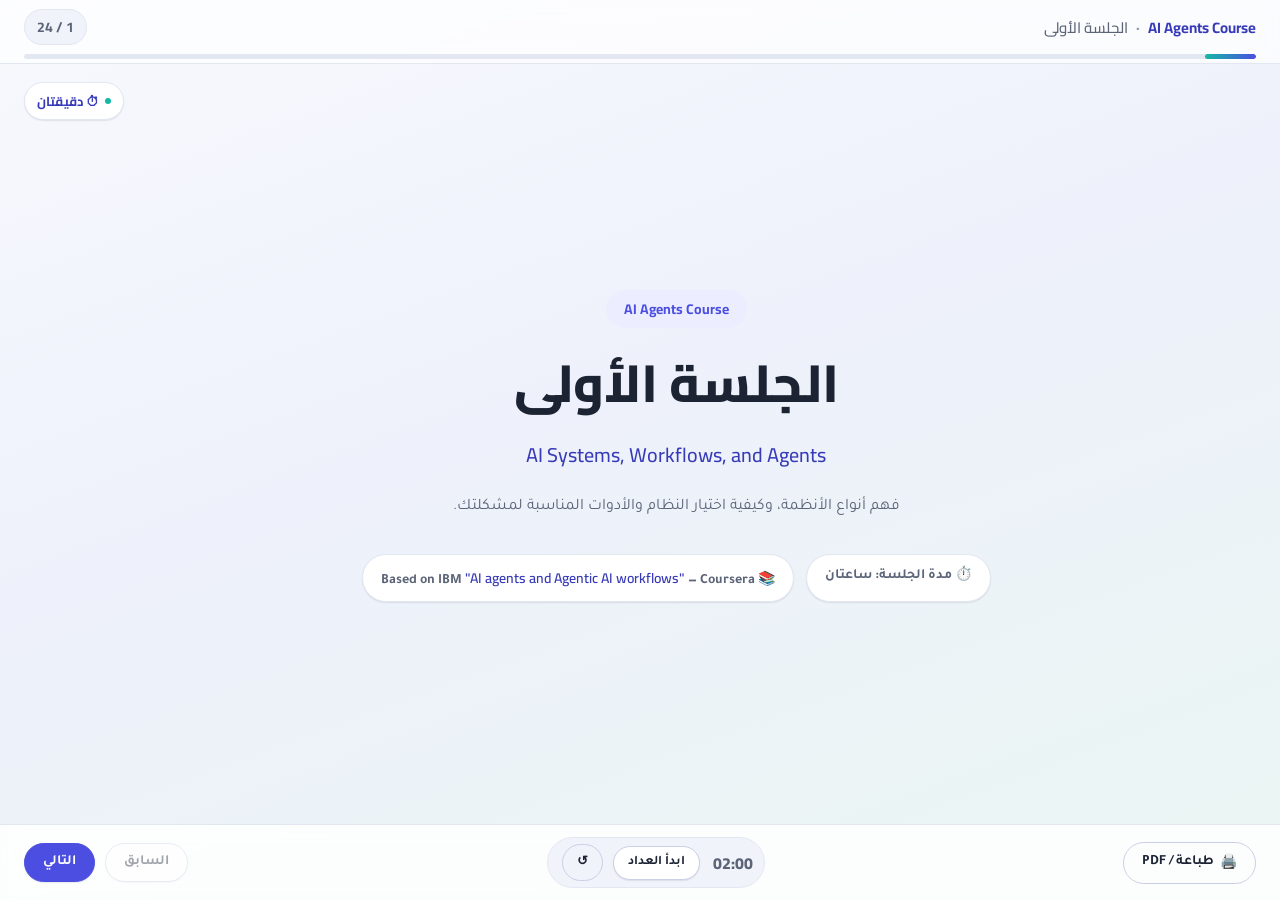
<file: session1/index.html>
<!DOCTYPE html>
<html lang="ar" dir="rtl">
<head>
<meta charset="UTF-8">
<meta name="viewport" content="width=device-width, initial-scale=1, viewport-fit=cover">
<title>الجلسة الأولى: AI Systems, Workflows, and Agents</title>
<meta name="description" content="عرض تفاعلي للجلسة الأولى من دورة AI Agents — أنظمة الذكاء الاصطناعي، الـ Workflows، والـ Agents">

<link rel="preconnect" href="https://fonts.googleapis.com">
<link rel="preconnect" href="https://fonts.gstatic.com" crossorigin>
<link href="https://fonts.googleapis.com/css2?family=Cairo:wght@400;500;600;700;800;900&family=Tajawal:wght@300;400;500;700&display=swap" rel="stylesheet">

<link rel="stylesheet" href="styles.css">
</head>
<body>

<div id="app">

  <!-- Top bar: progress + counter -->
  <header class="topbar">
    <div class="topbar-row">
      <div class="brand">
        <span class="brand-course">AI Agents Course</span>
        <span class="brand-sep">·</span>
        <span class="brand-session">الجلسة الأولى</span>
      </div>
      <div class="topbar-actions">
        <span class="slide-counter" id="slideCounter">1 / 20</span>
      </div>
    </div>
    <div class="progress-track" aria-hidden="true">
      <div class="progress-fill" id="progressFill"></div>
    </div>
  </header>

  <!-- Slide deck -->
  <main class="deck" id="deck" tabindex="0" aria-live="polite">
    <!-- slides injected by script.js -->
  </main>

  <!-- Bottom control bar -->
  <footer class="controls">
    <div class="controls-group controls-left">
      <button id="printBtn" class="ctrl-btn ghost" type="button">
        <span class="ctrl-icon">🖨️</span><span class="ctrl-label">طباعة / PDF</span>
      </button>
    </div>

    <div class="controls-group timer-widget" id="timerWidget">
      <span class="timer-display" id="timerDisplay">--:--</span>
      <button id="timerToggle" class="ctrl-btn timer-btn" type="button">ابدأ العداد</button>
      <button id="timerReset" class="ctrl-btn ghost timer-btn" type="button" title="إعادة ضبط العداد">↺</button>
    </div>

    <div class="controls-group nav-buttons">
      <button id="prevBtn" class="ctrl-btn nav-btn" type="button">السابق</button>
      <button id="nextBtn" class="ctrl-btn nav-btn primary" type="button">التالي</button>
    </div>
  </footer>

</div>

<script src="slides.js"></script>
<script src="quiz.js"></script>
<script src="script.js"></script>
</body>
</html>
</file>
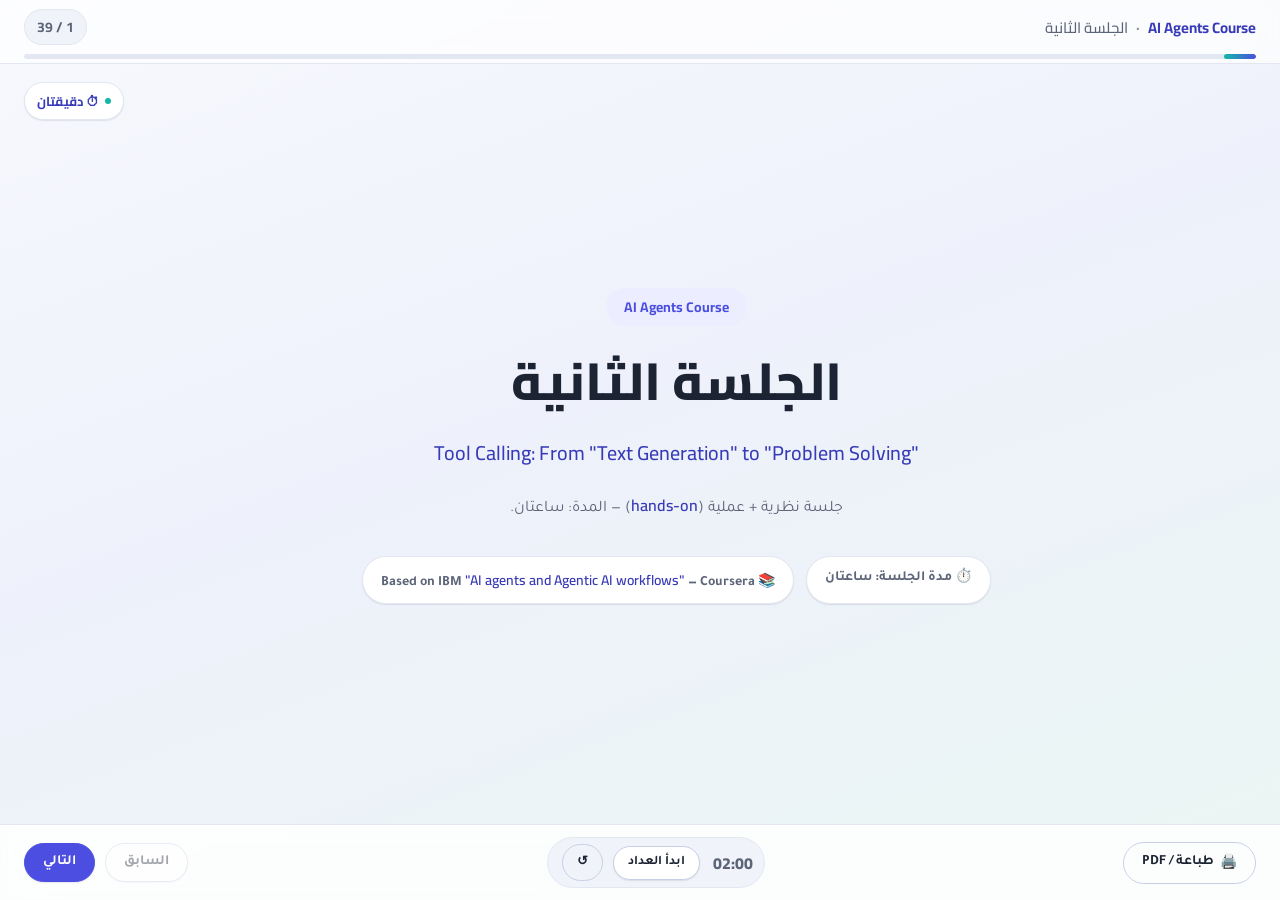
<file: session2/index.html>
<!DOCTYPE html>
<html lang="ar" dir="rtl">
<head>
<meta charset="UTF-8">
<meta name="viewport" content="width=device-width, initial-scale=1, viewport-fit=cover">
<title>الجلسة الثانية: Tool Calling — من توليد النص إلى حل المشاكل</title>
<meta name="description" content="عرض تفاعلي للجلسة الثانية من دورة AI Agents — Tool Calling في LangChain، مع تدريب عملي بنماذج مفتوحة المصدر">

<link rel="preconnect" href="https://fonts.googleapis.com">
<link rel="preconnect" href="https://fonts.gstatic.com" crossorigin>
<link href="https://fonts.googleapis.com/css2?family=Cairo:wght@400;500;600;700;800;900&family=Tajawal:wght@300;400;500;700&display=swap" rel="stylesheet">

<link rel="stylesheet" href="styles.css">
</head>
<body>

<div id="app">

  <!-- Top bar: progress + counter -->
  <header class="topbar">
    <div class="topbar-row">
      <div class="brand">
        <span class="brand-course">AI Agents Course</span>
        <span class="brand-sep">·</span>
        <span class="brand-session">الجلسة الثانية</span>
      </div>
      <div class="topbar-actions">
        <span class="slide-counter" id="slideCounter">1 / 20</span>
      </div>
    </div>
    <div class="progress-track" aria-hidden="true">
      <div class="progress-fill" id="progressFill"></div>
    </div>
  </header>

  <!-- Slide deck -->
  <main class="deck" id="deck" tabindex="0" aria-live="polite">
    <!-- slides injected by script.js -->
  </main>

  <!-- Bottom control bar -->
  <footer class="controls">
    <div class="controls-group controls-left">
      <button id="printBtn" class="ctrl-btn ghost" type="button">
        <span class="ctrl-icon">🖨️</span><span class="ctrl-label">طباعة / PDF</span>
      </button>
    </div>

    <div class="controls-group timer-widget" id="timerWidget">
      <span class="timer-display" id="timerDisplay">--:--</span>
      <button id="timerToggle" class="ctrl-btn timer-btn" type="button">ابدأ العداد</button>
      <button id="timerReset" class="ctrl-btn ghost timer-btn" type="button" title="إعادة ضبط العداد">↺</button>
    </div>

    <div class="controls-group nav-buttons">
      <button id="prevBtn" class="ctrl-btn nav-btn" type="button">السابق</button>
      <button id="nextBtn" class="ctrl-btn nav-btn primary" type="button">التالي</button>
    </div>
  </footer>

</div>

<script src="slides.js"></script>
<script src="quiz.js"></script>
<script src="highlight.js"></script>
<script src="script.js"></script>
</body>
</html>
</file>
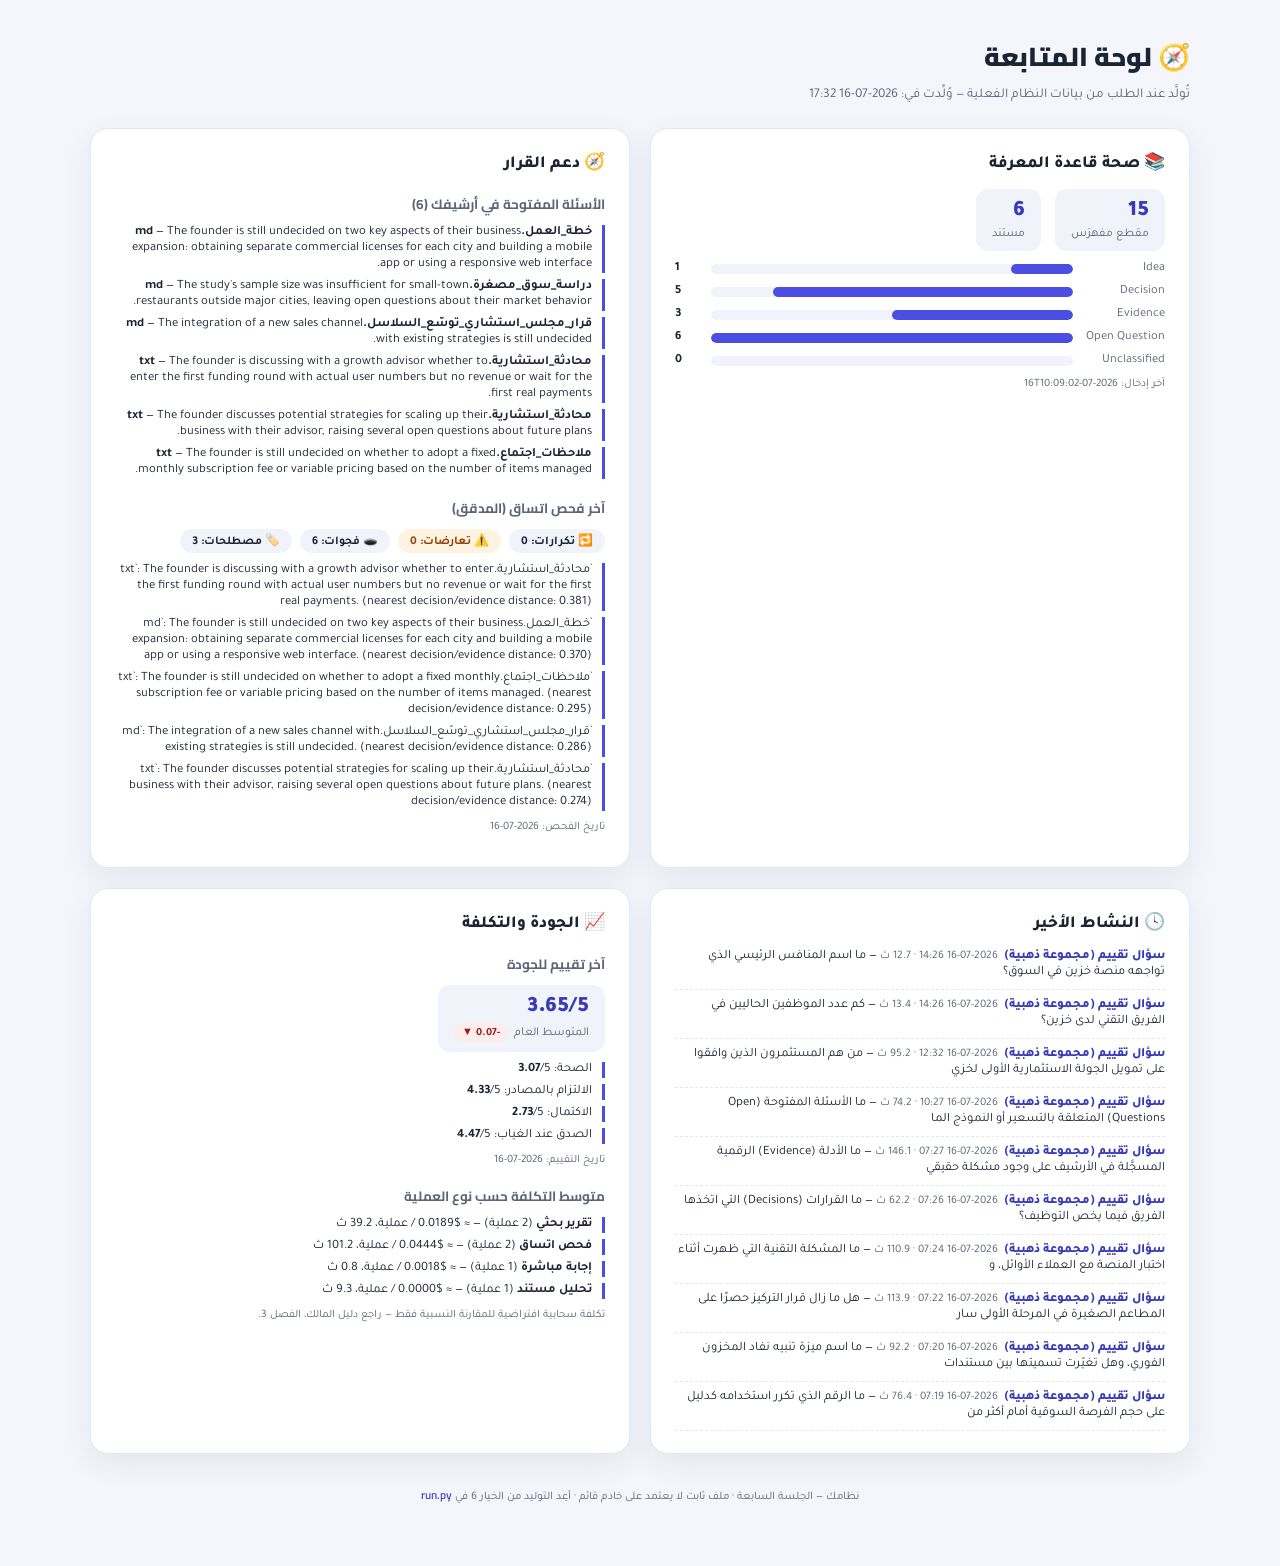
<file: labs/system/dashboard.html>
<!DOCTYPE html>
<html lang="ar" dir="rtl">
<head>
<meta charset="UTF-8">
<title>لوحة المتابعة — نظامك</title>
<link rel="preconnect" href="https://fonts.googleapis.com">
<link rel="preconnect" href="https://fonts.gstatic.com" crossorigin>
<link href="https://fonts.googleapis.com/css2?family=Cairo:wght@400;600;700;800;900&family=Tajawal:wght@400;500;700&display=swap" rel="stylesheet">
<style>
  :root {
    --bg: #f4f6fb; --surface: #ffffff; --surface-alt: #f1f3fa;
    --border: #e3e7f2; --text: #1c2333; --text-muted: #5c6478;
    --primary: #4b4ee0; --primary-dark: #383bb8; --accent: #14b8a6;
    --warn: #f59e0b; --warn-light: #fef3e0; --danger: #ef4444;
    --success: #22c55e; --shadow: 0 10px 30px rgba(28,35,51,.08);
  }
  * { box-sizing: border-box; }
  body {
    margin: 0; padding: 32px 24px 60px; background: var(--bg); color: var(--text);
    font-family: 'Tajawal', sans-serif; direction: rtl;
  }
  h1, h2, h3, h4 { font-family: 'Cairo', sans-serif; margin: 0; }
  .en { direction: ltr; unicode-bidi: isolate; font-family: 'Cairo', sans-serif; font-weight: 600; color: var(--primary-dark); }
  header.page-header { max-width: 1100px; margin: 0 auto 24px; }
  header.page-header h1 { font-size: 26px; font-weight: 900; }
  header.page-header p { color: var(--text-muted); font-size: 13.5px; margin-top: 6px; }
  .grid { max-width: 1100px; margin: 0 auto; display: grid; grid-template-columns: 1fr 1fr; gap: 20px; }
  @media (max-width: 860px) { .grid { grid-template-columns: 1fr; } }
  .card {
    background: var(--surface); border: 1px solid var(--border); border-radius: 18px;
    box-shadow: var(--shadow); padding: 22px 24px;
  }
  .card-title { font-size: 17px; font-weight: 800; display: flex; align-items: center; gap: 8px; margin-bottom: 14px; }
  .subhead { font-size: 13.5px; font-weight: 700; color: var(--text-muted); margin: 16px 0 8px; }
  .subhead:first-child { margin-top: 0; }
  .stat-row { display: flex; gap: 14px; margin-bottom: 10px; }
  .stat-tile { background: var(--surface-alt); border-radius: 12px; padding: 10px 16px; display: flex; flex-direction: column; gap: 2px; }
  .stat-num { font-size: 22px; font-weight: 900; color: var(--primary-dark); }
  .stat-label { font-size: 12px; color: var(--text-muted); display: flex; align-items: center; gap: 6px; }
  .bar-chart { display: flex; flex-direction: column; gap: 8px; margin-top: 8px; }
  .bar-row { display: flex; align-items: center; gap: 8px; font-size: 12.5px; }
  .bar-label { width: 84px; flex: 0 0 auto; color: var(--text-muted); }
  .bar-track { flex: 1; background: var(--surface-alt); border-radius: 6px; height: 10px; overflow: hidden; }
  .bar-fill { display: block; height: 100%; background: var(--primary); border-radius: 6px; }
  .bar-count { width: 28px; flex: 0 0 auto; text-align: left; font-weight: 700; }
  .decision-list { list-style: none; margin: 0; padding: 0; display: flex; flex-direction: column; gap: 6px; font-size: 12.8px; color: var(--text); }
  .decision-list li { border-right: 3px solid var(--primary); padding-right: 10px; }
  .chip-row { display: flex; flex-wrap: wrap; gap: 8px; margin-bottom: 10px; }
  .chip { background: var(--surface-alt); border-radius: 999px; padding: 4px 12px; font-size: 12px; font-weight: 700; }
  .chip-warn { background: var(--warn-light); color: #92400e; }
  .activity-list { list-style: none; margin: 0; padding: 0; display: flex; flex-direction: column; gap: 8px; font-size: 12.8px; }
  .activity-list li { border-bottom: 1px dashed var(--border); padding-bottom: 8px; }
  .activity-kind { font-weight: 800; color: var(--primary-dark); }
  .activity-meta { color: var(--text-muted); font-size: 11.5px; margin-right: 6px; }
  .badge { font-size: 11px; border-radius: 999px; padding: 2px 8px; font-weight: 700; }
  .badge-good { background: #e7f9ee; color: #166534; }
  .badge-bad { background: #fdecec; color: #991b1b; }
  .badge-neutral { background: var(--surface-alt); color: var(--text-muted); }
  .empty-note { color: var(--text-muted); font-size: 13px; background: var(--surface-alt); border-radius: 10px; padding: 10px 14px; }
  .fine-print { color: var(--text-muted); font-size: 11.3px; margin-top: 10px; }
  footer.page-footer { max-width: 1100px; margin: 30px auto 0; color: var(--text-muted); font-size: 11.5px; text-align: center; }
</style>
</head>
<body>
<header class="page-header">
  <h1>🧭 لوحة المتابعة</h1>
  <p>تُولَّد عند الطلب من بيانات النظام الفعلية — وُلِّدت في: 2026-07-16 17:32</p>
</header>
<div class="grid">
  <section class="card">
    <div class="card-title">📚 صحة قاعدة المعرفة</div>
    
    <div class="stat-row">
      <div class="stat-tile"><span class="stat-num">15</span><span class="stat-label">مقطع مفهرَس</span></div>
      <div class="stat-tile"><span class="stat-num">6</span><span class="stat-label">مستند</span></div>
    </div>
    <div class="bar-chart"><div class="bar-row"><span class="bar-label">Idea</span><span class="bar-track"><span class="bar-fill" style="width:17%"></span></span><span class="bar-count">1</span></div><div class="bar-row"><span class="bar-label">Decision</span><span class="bar-track"><span class="bar-fill" style="width:83%"></span></span><span class="bar-count">5</span></div><div class="bar-row"><span class="bar-label">Evidence</span><span class="bar-track"><span class="bar-fill" style="width:50%"></span></span><span class="bar-count">3</span></div><div class="bar-row"><span class="bar-label">Open Question</span><span class="bar-track"><span class="bar-fill" style="width:100%"></span></span><span class="bar-count">6</span></div><div class="bar-row"><span class="bar-label">Unclassified</span><span class="bar-track"><span class="bar-fill" style="width:0%"></span></span><span class="bar-count">0</span></div></div>
    <p class="fine-print">آخر إدخال: 2026-07-16T10:09:02</p>
    
  </section>
  <section class="card">
    <div class="card-title">🧭 دعم القرار</div>
    <h4 class="subhead">الأسئلة المفتوحة في أرشيفك (6)</h4><ul class="decision-list"><li><strong>خطة_العمل.md</strong> — The founder is still undecided on two key aspects of their business expansion: obtaining separate commercial licenses for each city and building a mobile app or using a responsive web interface.</li><li><strong>دراسة_سوق_مصغرة.md</strong> — The study&#x27;s sample size was insufficient for small-town restaurants outside major cities, leaving open questions about their market behavior.</li><li><strong>قرار_مجلس_استشاري_توسّع_السلاسل.md</strong> — The integration of a new sales channel with existing strategies is still undecided.</li><li><strong>محادثة_استشارية.txt</strong> — The founder is discussing with a growth advisor whether to enter the first funding round with actual user numbers but no revenue or wait for the first real payments.</li><li><strong>محادثة_استشارية.txt</strong> — The founder discusses potential strategies for scaling up their business with their advisor, raising several open questions about future plans.</li><li><strong>ملاحظات_اجتماع.txt</strong> — The founder is still undecided on whether to adopt a fixed monthly subscription fee or variable pricing based on the number of items managed.</li></ul><h4 class="subhead">آخر فحص اتساق (المدقق)</h4><div class="chip-row"><span class="chip">🔁 تكرارات: 0</span><span class="chip chip-warn">⚠️ تعارضات: 0</span><span class="chip">🕳️ فجوات: 6</span><span class="chip">🏷️ مصطلحات: 3</span></div><ul class="decision-list"><li>`محادثة_استشارية.txt`: The founder is discussing with a growth advisor whether to enter the first funding round with actual user numbers but no revenue or wait for the first real payments. (nearest decision/evidence distance: 0.381)</li><li>`خطة_العمل.md`: The founder is still undecided on two key aspects of their business expansion: obtaining separate commercial licenses for each city and building a mobile app or using a responsive web interface. (nearest decision/evidence distance: 0.370)</li><li>`ملاحظات_اجتماع.txt`: The founder is still undecided on whether to adopt a fixed monthly subscription fee or variable pricing based on the number of items managed. (nearest decision/evidence distance: 0.295)</li><li>`قرار_مجلس_استشاري_توسّع_السلاسل.md`: The integration of a new sales channel with existing strategies is still undecided. (nearest decision/evidence distance: 0.286)</li><li>`محادثة_استشارية.txt`: The founder discusses potential strategies for scaling up their business with their advisor, raising several open questions about future plans. (nearest decision/evidence distance: 0.274)</li></ul><p class="fine-print">تاريخ الفحص: 2026-07-16</p>
  </section>
  <section class="card">
    <div class="card-title">🕓 النشاط الأخير</div>
    <ul class="activity-list"><li><span class="activity-kind">سؤال تقييم (مجموعة ذهبية)</span><span class="activity-meta">2026-07-16 14:26 · 12.7 ث</span> — ما اسم المنافس الرئيسي الذي تواجهه منصة خزين في السوق؟</li><li><span class="activity-kind">سؤال تقييم (مجموعة ذهبية)</span><span class="activity-meta">2026-07-16 14:26 · 13.4 ث</span> — كم عدد الموظفين الحاليين في الفريق التقني لدى خزين؟</li><li><span class="activity-kind">سؤال تقييم (مجموعة ذهبية)</span><span class="activity-meta">2026-07-16 12:32 · 95.2 ث</span> — من هم المستثمرون الذين وافقوا على تمويل الجولة الاستثمارية الأولى لخزي</li><li><span class="activity-kind">سؤال تقييم (مجموعة ذهبية)</span><span class="activity-meta">2026-07-16 10:27 · 74.2 ث</span> — ما الأسئلة المفتوحة (Open Questions) المتعلقة بالتسعير أو النموذج الما</li><li><span class="activity-kind">سؤال تقييم (مجموعة ذهبية)</span><span class="activity-meta">2026-07-16 07:27 · 146.1 ث</span> — ما الأدلة (Evidence) الرقمية المسجَّلة في الأرشيف على وجود مشكلة حقيقي</li><li><span class="activity-kind">سؤال تقييم (مجموعة ذهبية)</span><span class="activity-meta">2026-07-16 07:26 · 62.2 ث</span> — ما القرارات (Decisions) التي اتخذها الفريق فيما يخص التوظيف؟</li><li><span class="activity-kind">سؤال تقييم (مجموعة ذهبية)</span><span class="activity-meta">2026-07-16 07:24 · 110.9 ث</span> — ما المشكلة التقنية التي ظهرت أثناء اختبار المنصة مع العملاء الأوائل، و</li><li><span class="activity-kind">سؤال تقييم (مجموعة ذهبية)</span><span class="activity-meta">2026-07-16 07:22 · 113.9 ث</span> — هل ما زال قرار التركيز حصرًا على المطاعم الصغيرة في المرحلة الأولى سار</li><li><span class="activity-kind">سؤال تقييم (مجموعة ذهبية)</span><span class="activity-meta">2026-07-16 07:20 · 92.2 ث</span> — ما اسم ميزة تنبيه نفاد المخزون الفوري، وهل تغيّرت تسميتها بين مستندات </li><li><span class="activity-kind">سؤال تقييم (مجموعة ذهبية)</span><span class="activity-meta">2026-07-16 07:19 · 76.4 ث</span> — ما الرقم الذي تكرر استخدامه كدليل على حجم الفرصة السوقية أمام أكثر من </li></ul>
  </section>
  <section class="card">
    <div class="card-title">📈 الجودة والتكلفة</div>
    <h4 class="subhead">آخر تقييم للجودة</h4><div class="stat-row"><div class="stat-tile"><span class="stat-num">3.65/5</span><span class="stat-label">المتوسط العام <span class="badge badge-bad">-0.07 ▼</span></span></div></div><ul class="decision-list"><li>الصحة: <strong>3.07</strong>/5</li><li>الالتزام بالمصادر: <strong>4.33</strong>/5</li><li>الاكتمال: <strong>2.73</strong>/5</li><li>الصدق عند الغياب: <strong>4.47</strong>/5</li></ul><p class="fine-print">تاريخ التقييم: 2026-07-16</p><h4 class="subhead">متوسط التكلفة حسب نوع العملية</h4><ul class="decision-list"><li><strong>تقرير بحثي</strong> (2 عملية) — ≈ $0.0189 / عملية، 39.2 ث</li><li><strong>فحص اتساق</strong> (2 عملية) — ≈ $0.0444 / عملية، 101.2 ث</li><li><strong>إجابة مباشرة</strong> (1 عملية) — ≈ $0.0018 / عملية، 0.8 ث</li><li><strong>تحليل مستند</strong> (1 عملية) — ≈ $0.0000 / عملية، 9.3 ث</li></ul><p class="fine-print">تكلفة سحابية افتراضية للمقارنة النسبية فقط — راجع دليل المالك، الفصل 3.</p>
  </section>
</div>
<footer class="page-footer">نظامك — الجلسة السابعة · ملف ثابت لا يعتمد على خادم قائم · أعِد التوليد من الخيار 6 في <span class="en">run.py</span></footer>
</body>
</html>
</file>
<file: session1/styles.css>
/* =========================================================
   THEME — single source of truth for colors / fonts / spacing
   Edit this block to re-theme the whole deck.
========================================================= */
:root {
  --font-heading: 'Cairo', 'Tajawal', sans-serif;
  --font-body: 'Tajawal', 'Cairo', sans-serif;

  --bg: #f4f6fb;
  --bg-gradient: linear-gradient(160deg, #f7f9fd 0%, #eef1fb 45%, #eaf6f3 100%);
  --surface: #ffffff;
  --surface-alt: #f1f3fa;
  --surface-tint: #eef0fd;
  --border: #e3e7f2;
  --border-strong: #c9d0e6;

  --text: #1c2333;
  --text-muted: #5c6478;
  --text-faint: #8b93a8;

  --primary: #4b4ee0;
  --primary-dark: #383bb8;
  --primary-light: #eceeff;
  --accent: #14b8a6;
  --accent-light: #e2f9f5;
  --warn: #f59e0b;
  --warn-light: #fef3e0;
  --danger: #ef4444;
  --danger-light: #fde9e9;
  --success: #22c55e;
  --success-light: #e7f9ee;

  --shadow-sm: 0 1px 2px rgba(28, 35, 51, 0.06), 0 1px 1px rgba(28,35,51,.04);
  --shadow-md: 0 10px 30px rgba(28, 35, 51, 0.08);
  --shadow-lg: 0 20px 50px rgba(28, 35, 51, 0.12);

  --radius-sm: 10px;
  --radius-md: 16px;
  --radius-lg: 26px;

  --topbar-h: 64px;
  --footer-h: 76px;
}

/* =========================================================
   RESET
========================================================= */
* { box-sizing: border-box; }
html, body {
  height: 100%;
  margin: 0;
  padding: 0;
}
body {
  background: var(--bg-gradient);
  color: var(--text);
  font-family: var(--font-body);
  overflow: hidden;
  -webkit-font-smoothing: antialiased;
}
h1, h2, h3, h4 { font-family: var(--font-heading); margin: 0; }
p { margin: 0; }
ul { margin: 0; padding: 0; list-style: none; }
button { font-family: inherit; cursor: pointer; }
a { color: var(--primary-dark); }

/* English / technical terms embedded inside Arabic sentences */
.en {
  direction: ltr;
  unicode-bidi: isolate;
  font-family: 'Cairo', 'Tajawal', sans-serif;
  font-weight: 600;
  color: var(--primary-dark);
}
code.en, .en.code {
  font-family: 'Menlo', 'Consolas', monospace;
  background: var(--surface-alt);
  padding: 1px 6px;
  border-radius: 6px;
  font-weight: 500;
  font-size: .92em;
}

/* =========================================================
   APP SHELL
========================================================= */
#app {
  height: 100dvh;
  display: flex;
  flex-direction: column;
}

/* ---------- Top bar ---------- */
.topbar {
  height: var(--topbar-h);
  flex: 0 0 auto;
  padding: 10px 24px 0;
  background: rgba(255,255,255,.7);
  backdrop-filter: blur(8px);
  border-bottom: 1px solid var(--border);
}
.topbar-row {
  display: flex;
  align-items: center;
  justify-content: space-between;
  height: 34px;
}
.brand {
  display: flex;
  align-items: baseline;
  gap: 8px;
  font-family: var(--font-heading);
  font-weight: 700;
  color: var(--text);
  font-size: 15px;
}
.brand-course { color: var(--primary-dark); direction: ltr; unicode-bidi: isolate; }
.brand-sep { color: var(--text-faint); }
.brand-session { color: var(--text-muted); font-weight: 500; }
.slide-counter {
  font-family: var(--font-heading);
  font-weight: 700;
  font-size: 14px;
  color: var(--text-muted);
  background: var(--surface-alt);
  border: 1px solid var(--border);
  padding: 4px 12px;
  border-radius: 999px;
  direction: ltr;
}
.progress-track {
  margin-top: 10px;
  height: 5px;
  border-radius: 999px;
  background: var(--border);
  overflow: hidden;
}
.progress-fill {
  height: 100%;
  width: 0%;
  background: linear-gradient(90deg, var(--accent), var(--primary));
  border-radius: 999px;
  transition: width .35s ease;
}

/* ---------- Deck area ---------- */
.deck {
  position: relative;
  flex: 1 1 auto;
  overflow: hidden;
  outline: none;
}

.slide {
  position: absolute;
  inset: 0;
  display: flex;
  flex-direction: column;
  padding: 34px 64px 30px;
  opacity: 0;
  visibility: hidden;
  pointer-events: none;
  transform: translateX(36px) scale(.99);
  transition: opacity .38s ease, transform .38s ease, visibility .38s;
  overflow-y: auto;
}
.slide.active {
  opacity: 1;
  visibility: visible;
  pointer-events: auto;
  transform: translateX(0) scale(1);
}
.slide.dir-prev { transform: translateX(-36px) scale(.99); }

.slide-inner {
  max-width: 1080px;
  width: 100%;
  margin: 0 auto;
  display: flex;
  flex-direction: column;
  gap: 18px;
  flex: 1;
}

/* Time badge, top corner of every timed slide */
.time-badge {
  position: absolute;
  top: 18px;
  left: 24px;
  display: inline-flex;
  align-items: center;
  gap: 6px;
  background: var(--surface);
  border: 1px solid var(--border);
  box-shadow: var(--shadow-sm);
  color: var(--primary-dark);
  font-family: var(--font-heading);
  font-weight: 700;
  font-size: 13px;
  padding: 6px 12px;
  border-radius: 999px;
  z-index: 5;
}
.time-badge .dot { width: 6px; height: 6px; border-radius: 50%; background: var(--accent); }

.slide-eyebrow {
  font-family: var(--font-heading);
  font-weight: 700;
  font-size: 13px;
  letter-spacing: .02em;
  color: var(--accent);
  text-transform: uppercase;
  direction: ltr;
  display: inline-block;
}
.slide-title {
  font-size: clamp(26px, 3.4vw, 40px);
  font-weight: 800;
  color: var(--text);
  line-height: 1.3;
}
.slide-subtitle {
  font-size: clamp(16px, 1.6vw, 20px);
  font-weight: 500;
  color: var(--text-muted);
  line-height: 1.6;
}
.slide-desc {
  font-size: 16px;
  color: var(--text-muted);
  line-height: 1.8;
  max-width: 760px;
}
.slide-body { flex: 1; display: flex; flex-direction: column; gap: 18px; justify-content: center; }

/* =========================================================
   TITLE SLIDE
========================================================= */
.title-slide {
  align-items: center;
  text-align: center;
  justify-content: center;
  gap: 22px;
  margin: auto 0;
}
.title-slide .eyebrow {
  font-family: var(--font-heading);
  font-weight: 700;
  color: var(--primary);
  background: var(--primary-light);
  padding: 6px 18px;
  border-radius: 999px;
  font-size: 14px;
  direction: ltr;
}
.title-slide .slide-title {
  font-size: clamp(30px, 5vw, 52px);
}
.title-slide .slide-subtitle { direction: ltr; unicode-bidi: isolate; color: var(--primary-dark); }
.title-slide .slide-desc { text-align: center; margin: 0 auto; }
.title-meta {
  display: flex;
  gap: 12px;
  flex-wrap: wrap;
  justify-content: center;
  margin-top: 10px;
}
.meta-pill {
  background: var(--surface);
  border: 1px solid var(--border);
  box-shadow: var(--shadow-sm);
  padding: 10px 18px;
  border-radius: 999px;
  font-size: 14px;
  color: var(--text-muted);
  font-weight: 600;
}

/* =========================================================
   BULLET LIST
========================================================= */
.bullet-list { display: flex; flex-direction: column; gap: 12px; }
.bullet-list li {
  display: flex;
  align-items: flex-start;
  gap: 12px;
  background: var(--surface);
  border: 1px solid var(--border);
  border-radius: var(--radius-md);
  padding: 14px 18px;
  box-shadow: var(--shadow-sm);
  font-size: 16px;
  line-height: 1.75;
}
.bullet-list li .num {
  flex: 0 0 auto;
  width: 28px; height: 28px;
  border-radius: 50%;
  background: var(--primary-light);
  color: var(--primary-dark);
  font-family: var(--font-heading);
  font-weight: 800;
  font-size: 13px;
  display: flex; align-items: center; justify-content: center;
}
.bullet-list li .ico { flex: 0 0 auto; font-size: 20px; line-height: 1; }
.bullet-list.warning li { border-color: #f3dcae; background: var(--warn-light); }
.bullet-list.warning li .ico { color: var(--warn); }

/* =========================================================
   TIMELINE (agenda)
========================================================= */
.timeline-wrap { display: flex; flex-direction: column; gap: 2px; }
.timeline-total {
  align-self: flex-start;
  font-size: 13px;
  color: var(--text-muted);
  background: var(--surface-alt);
  border: 1px solid var(--border);
  padding: 6px 14px;
  border-radius: 999px;
  margin-bottom: 10px;
  font-weight: 700;
}
.timeline-list { position: relative; padding-inline-start: 26px; display: flex; flex-direction: column; gap: 14px; }
.timeline-list::before {
  content: "";
  position: absolute;
  right: 9px;
  top: 6px; bottom: 6px;
  width: 2px;
  background: var(--border-strong);
}
.timeline-item { position: relative; display: flex; align-items: center; justify-content: space-between; gap: 14px; background: var(--surface); border: 1px solid var(--border); border-radius: var(--radius-sm); padding: 10px 16px; box-shadow: var(--shadow-sm); }
.timeline-item::before {
  content: "";
  position: absolute;
  right: -26px;
  top: 50%; transform: translateY(-50%);
  width: 12px; height: 12px;
  border-radius: 50%;
  background: var(--accent);
  border: 3px solid #fff;
  box-shadow: 0 0 0 2px var(--accent);
}
.timeline-topic { font-size: 15px; font-weight: 600; color: var(--text); }
.timeline-time { flex: 0 0 auto; font-family: var(--font-heading); font-weight: 800; font-size: 13px; color: var(--primary-dark); background: var(--primary-light); padding: 5px 12px; border-radius: 999px; direction: ltr; }

/* =========================================================
   CARDS GRID
========================================================= */
.cards-grid { display: grid; grid-template-columns: repeat(auto-fit, minmax(220px, 1fr)); gap: 16px; }
.card {
  background: var(--surface);
  border: 1px solid var(--border);
  border-radius: var(--radius-md);
  padding: 20px;
  box-shadow: var(--shadow-sm);
  display: flex; flex-direction: column; gap: 8px;
}
.card-icon { font-size: 28px; }
.card-title { font-family: var(--font-heading); font-weight: 800; font-size: 16px; color: var(--text); }
.card-title .en { display: inline; }
.card-text { font-size: 14px; color: var(--text-muted); line-height: 1.7; }
.note-banner {
  background: var(--accent-light);
  border: 1px solid #bfeee6;
  color: #0d6b5f;
  padding: 14px 18px;
  border-radius: var(--radius-md);
  font-size: 15px;
  font-weight: 600;
  line-height: 1.7;
}

/* =========================================================
   FLOW DIAGRAM (Query -> LLM -> Response)
========================================================= */
.flow-diagram {
  direction: ltr;
  display: flex;
  align-items: center;
  justify-content: center;
  gap: 10px;
  flex-wrap: wrap;
  padding: 20px 10px;
}
.flow-box {
  background: var(--surface);
  border: 2px solid var(--border-strong);
  border-radius: var(--radius-md);
  padding: 18px 26px;
  font-family: var(--font-heading);
  font-weight: 800;
  font-size: 16px;
  color: var(--text);
  box-shadow: var(--shadow-sm);
  min-width: 130px;
  text-align: center;
}
.flow-box.accent { border-color: var(--primary); color: var(--primary-dark); background: var(--primary-light); }
.flow-arrow { font-size: 22px; color: var(--text-faint); }

/* =========================================================
   COMPARE TWO COLUMNS
========================================================= */
.compare-grid { display: grid; grid-template-columns: 1fr 1fr; gap: 18px; }
.compare-col { border-radius: var(--radius-md); padding: 20px; border: 1px solid var(--border); background: var(--surface); box-shadow: var(--shadow-sm); display: flex; flex-direction: column; gap: 12px; }
.compare-col h3 { font-family: var(--font-heading); font-size: 17px; font-weight: 800; }
.compare-col.neutral { border-top: 4px solid var(--text-faint); }
.compare-col.highlight { border-top: 4px solid var(--accent); background: var(--accent-light); }
.compare-col ul { display: flex; flex-direction: column; gap: 10px; }
.compare-col li { font-size: 14.5px; line-height: 1.7; display: flex; gap: 8px; }
.compare-col li::before { content: "–"; color: var(--text-faint); flex: 0 0 auto; }
.compare-col.highlight li::before { content: "✓"; color: var(--accent); font-weight: 800; }

/* =========================================================
   CONTROL LOGIC BOXES
========================================================= */
.logic-grid { display: grid; grid-template-columns: 1fr 1fr; gap: 18px; }
.logic-box { border-radius: var(--radius-md); padding: 22px; border: 1px solid var(--border); background: var(--surface); box-shadow: var(--shadow-sm); }
.logic-box h3 { font-family: var(--font-heading); font-weight: 800; font-size: 17px; margin-bottom: 8px; }
.logic-box.programmatic { border-top: 4px solid var(--text-faint); }
.logic-box.agentic { border-top: 4px solid var(--primary); background: var(--primary-light); }
.logic-box p { font-size: 14.5px; color: var(--text-muted); line-height: 1.8; }

/* =========================================================
   THINK FAST / SLOW
========================================================= */
.think-grid { display: grid; grid-template-columns: 1fr 1fr; gap: 18px; }
.think-col { border-radius: var(--radius-md); padding: 22px; text-align: center; display: flex; flex-direction: column; gap: 10px; align-items: center; }
.think-col.fast { background: var(--accent-light); border: 1px solid #bfeee6; }
.think-col.slow { background: var(--surface-tint); border: 1px solid #dadeff; }
.think-icon { font-size: 34px; }
.think-col h3 { font-family: var(--font-heading); font-weight: 800; font-size: 17px; }
.think-col p { font-size: 14.5px; color: var(--text-muted); line-height: 1.7; }

/* =========================================================
   REACT LOOP DIAGRAM
========================================================= */
.react-loop-wrap { display: flex; flex-direction: column; align-items: center; gap: 14px; }
.react-loop {
  position: relative;
  width: 320px; height: 320px;
  max-width: 90vw;
  margin: 6px auto 0;
}
.react-loop-circle {
  position: absolute; inset: 30px;
  border: 3px dashed var(--border-strong);
  border-radius: 50%;
}
.react-center {
  position: absolute; inset: 0;
  display: flex; align-items: center; justify-content: center;
  flex-direction: column;
  gap: 2px;
}
.react-center .rc-title { font-family: var(--font-heading); font-weight: 900; font-size: 20px; color: var(--primary-dark); direction: ltr; }
.react-center .rc-sub { font-size: 11px; color: var(--text-faint); }
.react-node {
  position: absolute;
  width: 108px;
  transform: translate(-50%, -50%);
  background: var(--surface);
  border: 2px solid var(--primary);
  border-radius: var(--radius-md);
  padding: 10px 8px;
  text-align: center;
  box-shadow: var(--shadow-sm);
  font-family: var(--font-heading);
  font-weight: 800;
  font-size: 13px;
  color: var(--text);
}
.react-node .en { display: block; font-size: 13px; }
.react-node .hint { display: block; font-size: 10px; color: var(--text-faint); font-weight: 500; margin-top: 2px; }
.react-node.n-top    { top: 0%;   left: 50%; }
.react-node.n-right  { top: 50%; left: 100%; }
.react-node.n-bottom { top: 100%;left: 50%; border-color: var(--accent); }
.react-node.n-left   { top: 50%; left: 0%; }
.react-loop-arrow {
  position: absolute;
  font-size: 20px;
  color: var(--text-faint);
}
.arrow-tr { top: 20%; left: 78%; }
.arrow-br { top: 78%; left: 78%; }
.arrow-bl { top: 78%; left: 18%; }
.arrow-tl { top: 20%; left: 18%; }
.react-note { text-align: center; font-size: 14.5px; color: var(--text-muted); max-width: 620px; margin: 0 auto; line-height: 1.8; }
.reference-chip {
  align-self: center;
  display: inline-flex;
  align-items: center;
  gap: 8px;
  background: var(--surface-alt);
  border: 1px solid var(--border);
  border-radius: 999px;
  padding: 8px 16px;
  font-size: 13px;
  color: var(--text-muted);
}

/* =========================================================
   STEPPER
========================================================= */
.stepper { display: flex; flex-direction: column; gap: 12px; }
.step { display: flex; gap: 14px; align-items: flex-start; background: var(--surface); border: 1px solid var(--border); border-radius: var(--radius-md); padding: 14px 18px; box-shadow: var(--shadow-sm); position: relative; }
.step-index { flex: 0 0 auto; width: 36px; height: 36px; border-radius: 50%; background: var(--primary); color: #fff; font-family: var(--font-heading); font-weight: 800; display: flex; align-items: center; justify-content: center; font-size: 15px; }
.step:nth-child(4) .step-index, .step.final .step-index { background: var(--accent); }
.step-content h4 { font-family: var(--font-heading); font-weight: 800; font-size: 15.5px; margin-bottom: 4px; }
.step-content p { font-size: 14px; color: var(--text-muted); line-height: 1.7; }

/* =========================================================
   TABLE
========================================================= */
.table-wrap { overflow-x: auto; border-radius: var(--radius-md); border: 1px solid var(--border); box-shadow: var(--shadow-sm); }
.data-table { width: 100%; border-collapse: collapse; background: var(--surface); font-size: 13.5px; }
.data-table th, .data-table td { padding: 12px 14px; text-align: right; border-bottom: 1px solid var(--border); line-height: 1.7; vertical-align: top; }
.data-table thead th { background: var(--primary-light); color: var(--primary-dark); font-family: var(--font-heading); font-weight: 800; font-size: 13.5px; position: sticky; top: 0; }
.data-table tbody tr:last-child td { border-bottom: none; }
.data-table tbody tr:hover { background: var(--surface-alt); }
.data-table td.proc { direction: ltr; text-align: left; font-family: 'Cairo', sans-serif; color: var(--text-muted); font-size: 12.5px; }
.data-table td strong { color: var(--text); }

/* =========================================================
   FRAMEWORK CARDS (4 questions)
========================================================= */
.framework-grid { display: grid; grid-template-columns: 1fr 1fr; gap: 16px; }
.framework-card { background: var(--surface); border: 1px solid var(--border); border-radius: var(--radius-md); padding: 18px; box-shadow: var(--shadow-sm); display: flex; gap: 14px; }
.framework-number { flex: 0 0 auto; width: 34px; height: 34px; border-radius: 10px; background: var(--primary); color: #fff; display: flex; align-items: center; justify-content: center; font-family: var(--font-heading); font-weight: 900; font-size: 15px; }
.framework-card h4 { font-family: var(--font-heading); font-size: 14.5px; font-weight: 800; margin-bottom: 5px; line-height: 1.6; }
.framework-card p { font-size: 13px; color: var(--text-muted); line-height: 1.7; }

/* =========================================================
   RISK / HUMAN IN THE LOOP
========================================================= */
.risk-grid { display: grid; grid-template-columns: repeat(3, 1fr); gap: 14px; }
.risk-box { background: var(--surface); border: 1px solid var(--border); border-radius: var(--radius-md); padding: 16px; box-shadow: var(--shadow-sm); text-align: center; }
.risk-box .risk-icon { font-size: 24px; margin-bottom: 6px; }
.risk-box h4 { font-family: var(--font-heading); font-weight: 800; font-size: 14px; margin-bottom: 4px; }
.risk-box p { font-size: 12.5px; color: var(--text-muted); line-height: 1.6; }
.checklist { display: flex; flex-direction: column; gap: 8px; }
.checklist li { display: flex; gap: 10px; align-items: flex-start; font-size: 14px; line-height: 1.7; background: var(--success-light); border: 1px solid #bfe9cf; border-radius: var(--radius-sm); padding: 10px 14px; }
.checklist li .ico { color: var(--success); font-weight: 800; }

/* =========================================================
   QUIZ CTA SLIDE (external quiz)
========================================================= */
.quiz-cta { align-items: center; text-align: center; justify-content: center; gap: 20px; margin: auto 0; }
.qr-placeholder {
  width: 150px; height: 150px;
  border-radius: var(--radius-md);
  border: 2px dashed var(--border-strong);
  background:
    repeating-conic-gradient(var(--surface-alt) 0% 25%, transparent 0% 50%) 0 0 / 20px 20px,
    var(--surface);
  display: flex; align-items: center; justify-content: center;
  color: var(--text-faint);
  font-family: var(--font-heading);
  font-weight: 800;
  font-size: 13px;
  margin: 0 auto;
}
.quiz-button {
  display: inline-flex; align-items: center; gap: 10px;
  background: linear-gradient(90deg, var(--primary), var(--primary-dark));
  color: #fff;
  font-family: var(--font-heading);
  font-weight: 800;
  font-size: 17px;
  padding: 16px 40px;
  border-radius: 999px;
  border: none;
  text-decoration: none;
  box-shadow: var(--shadow-md);
  transition: transform .2s ease;
}
.quiz-button:hover { transform: translateY(-2px); }
.quiz-hint { font-size: 12.5px; color: var(--text-faint); direction: ltr; }

/* =========================================================
   REFERENCES LIST
========================================================= */
.reference-list { display: flex; flex-direction: column; gap: 10px; }
.reference-item { display: flex; align-items: center; gap: 12px; background: var(--surface); border: 1px solid var(--border); border-radius: var(--radius-md); padding: 14px 18px; box-shadow: var(--shadow-sm); text-decoration: none; color: var(--text); transition: border-color .2s, box-shadow .2s; }
.reference-item:hover { border-color: var(--primary); box-shadow: var(--shadow-md); }
.reference-item .ref-ico { font-size: 20px; flex: 0 0 auto; }
.reference-item .ref-body { flex: 1; }
.reference-item .ref-title { font-weight: 700; font-size: 14.5px; }
.reference-item .ref-sub { font-size: 12.5px; color: var(--text-muted); margin-top: 2px; }
.reference-item .ref-go { color: var(--text-faint); font-size: 18px; }

/* =========================================================
   THANK YOU SLIDE
========================================================= */
.thanks-slide { align-items: center; text-align: center; justify-content: center; gap: 18px; margin: auto 0; }
.thanks-emoji { font-size: 52px; }
.contact-fields { display: flex; flex-wrap: wrap; gap: 10px; justify-content: center; margin-top: 8px; }
.contact-field { background: var(--surface); border: 1px dashed var(--border-strong); border-radius: 999px; padding: 8px 18px; font-size: 13.5px; color: var(--text-faint); }

/* =========================================================
   QUIZ (interactive, appended slides)
========================================================= */
.quiz-question-wrap { display: flex; flex-direction: column; gap: 18px; }
.quiz-progress { align-self: flex-start; font-size: 12.5px; font-weight: 700; color: var(--primary-dark); background: var(--primary-light); padding: 5px 14px; border-radius: 999px; }
.quiz-q-text { direction: ltr; unicode-bidi: isolate; text-align: left; font-size: 18px; font-weight: 700; line-height: 1.6; color: var(--text); background: var(--surface); border: 1px solid var(--border); border-radius: var(--radius-md); padding: 20px 22px; box-shadow: var(--shadow-sm); }
.quiz-options { display: flex; flex-direction: column; gap: 10px; }
.quiz-option {
  direction: ltr; unicode-bidi: isolate; text-align: left;
  display: flex; align-items: center; gap: 12px;
  background: var(--surface);
  border: 2px solid var(--border);
  border-radius: var(--radius-md);
  padding: 13px 18px;
  font-size: 14.5px;
  color: var(--text);
  line-height: 1.6;
  transition: border-color .15s, background .15s;
}
.quiz-option:not([disabled]):hover { border-color: var(--primary); background: var(--primary-light); }
.quiz-option .opt-letter { flex: 0 0 auto; width: 26px; height: 26px; border-radius: 50%; background: var(--surface-alt); display: flex; align-items: center; justify-content: center; font-family: var(--font-heading); font-weight: 800; font-size: 12px; color: var(--text-muted); }
.quiz-option[disabled] { cursor: default; }
.quiz-option.correct { border-color: var(--success); background: var(--success-light); }
.quiz-option.correct .opt-letter { background: var(--success); color: #fff; }
.quiz-option.incorrect { border-color: var(--danger); background: var(--danger-light); }
.quiz-option.incorrect .opt-letter { background: var(--danger); color: #fff; }
.quiz-feedback { font-size: 14px; font-weight: 700; padding: 10px 16px; border-radius: var(--radius-sm); display: none; }
.quiz-feedback.show { display: block; }
.quiz-feedback.ok { background: var(--success-light); color: #157347; }
.quiz-feedback.bad { background: var(--danger-light); color: #b42323; }

.quiz-results { align-items: center; text-align: center; justify-content: center; gap: 16px; margin: auto 0; }
.quiz-score-circle { width: 140px; height: 140px; border-radius: 50%; border: 8px solid var(--primary-light); display: flex; align-items: center; justify-content: center; flex-direction: column; }
.quiz-score-circle .score-num { font-family: var(--font-heading); font-weight: 900; font-size: 30px; color: var(--primary-dark); }
.quiz-score-circle .score-den { font-size: 12px; color: var(--text-faint); }
.retry-btn { background: var(--surface); border: 1px solid var(--border-strong); border-radius: 999px; padding: 10px 24px; font-weight: 700; font-size: 14px; color: var(--text); box-shadow: var(--shadow-sm); }
.retry-btn:hover { border-color: var(--primary); color: var(--primary-dark); }

/* =========================================================
   FOOTER CONTROLS
========================================================= */
.controls {
  height: var(--footer-h);
  flex: 0 0 auto;
  display: flex;
  align-items: center;
  justify-content: space-between;
  gap: 12px;
  padding: 0 24px;
  background: rgba(255,255,255,.85);
  backdrop-filter: blur(8px);
  border-top: 1px solid var(--border);
}
.controls-group { display: flex; align-items: center; gap: 10px; }
.ctrl-btn {
  display: inline-flex; align-items: center; gap: 6px;
  background: var(--surface);
  border: 1px solid var(--border-strong);
  color: var(--text);
  font-weight: 700;
  font-size: 14px;
  padding: 10px 18px;
  border-radius: 999px;
  box-shadow: var(--shadow-sm);
  transition: background .15s, color .15s, transform .1s;
}
.ctrl-btn:hover { background: var(--primary-light); border-color: var(--primary); color: var(--primary-dark); }
.ctrl-btn:active { transform: scale(.96); }
.ctrl-btn.ghost { background: transparent; box-shadow: none; }
.ctrl-btn.primary { background: var(--primary); border-color: var(--primary); color: #fff; }
.ctrl-btn.primary:hover { background: var(--primary-dark); color: #fff; }
.ctrl-btn:disabled { opacity: .4; cursor: not-allowed; }
.ctrl-btn:disabled:hover { background: var(--surface); color: var(--text); border-color: var(--border-strong); }

.timer-widget { background: var(--surface-alt); border: 1px solid var(--border); border-radius: 999px; padding: 6px 8px 6px 14px; }
.timer-display { font-family: var(--font-heading); font-weight: 800; font-size: 16px; color: var(--text-muted); direction: ltr; min-width: 46px; text-align: center; }
.timer-widget.warn .timer-display { color: var(--warn); }
.timer-widget.danger .timer-display { color: var(--danger); }
.timer-widget.danger { background: var(--danger-light); border-color: #f2b8b8; }
.timer-btn { padding: 8px 14px; font-size: 13px; }
.timer-widget.disabled { opacity: .45; pointer-events: none; }

/* =========================================================
   RESPONSIVE
========================================================= */
@media (max-width: 900px) {
  .slide { padding: 26px 22px 20px; }
  .compare-grid, .logic-grid, .think-grid, .risk-grid, .framework-grid { grid-template-columns: 1fr; }
  .topbar { padding: 8px 14px 0; }
  .brand-session { display: none; }
  .controls { padding: 0 12px; flex-wrap: wrap; height: auto; min-height: var(--footer-h); padding-block: 8px; }
  .ctrl-label { display: none; }
  .timer-widget { order: 3; width: 100%; justify-content: center; }
  .controls-left { order: 1; }
  .nav-buttons { order: 2; margin-inline-start: auto; }
  .react-loop { width: 260px; height: 260px; }
  .react-node { width: 88px; font-size: 11.5px; padding: 8px 6px; }
}

@media (max-width: 560px) {
  .slide-title { font-size: 22px; }
  .data-table { font-size: 12px; }
  .data-table th, .data-table td { padding: 8px 8px; }
}

/* =========================================================
   PRINT
========================================================= */
@media print {
  body { overflow: visible; background: #fff; }
  .topbar, .controls { display: none !important; }
  #app { height: auto; display: block; }
  .deck { overflow: visible; height: auto; }
  .slide {
    position: relative;
    opacity: 1 !important;
    visibility: visible !important;
    transform: none !important;
    pointer-events: auto;
    page-break-after: always;
    break-after: page;
    height: 100vh;
    padding: 30px 40px;
    overflow: visible;
  }
  .slide:last-child { page-break-after: auto; }
  .quiz-option { border-color: var(--border) !important; background: #fff !important; }
  .quiz-option[data-correct="true"]::after { content: " ✓ correct answer"; color: var(--success); font-weight: 800; }
  .quiz-feedback { display: none !important; }
}
</file>
<file: session2/styles.css>
/* =========================================================
   THEME — single source of truth for colors / fonts / spacing
   Edit this block to re-theme the whole deck.
========================================================= */
:root {
  --font-heading: 'Cairo', 'Tajawal', sans-serif;
  --font-body: 'Tajawal', 'Cairo', sans-serif;

  --bg: #f4f6fb;
  --bg-gradient: linear-gradient(160deg, #f7f9fd 0%, #eef1fb 45%, #eaf6f3 100%);
  --surface: #ffffff;
  --surface-alt: #f1f3fa;
  --surface-tint: #eef0fd;
  --border: #e3e7f2;
  --border-strong: #c9d0e6;

  --text: #1c2333;
  --text-muted: #5c6478;
  --text-faint: #8b93a8;

  --primary: #4b4ee0;
  --primary-dark: #383bb8;
  --primary-light: #eceeff;
  --accent: #14b8a6;
  --accent-light: #e2f9f5;
  --warn: #f59e0b;
  --warn-light: #fef3e0;
  --danger: #ef4444;
  --danger-light: #fde9e9;
  --success: #22c55e;
  --success-light: #e7f9ee;

  --shadow-sm: 0 1px 2px rgba(28, 35, 51, 0.06), 0 1px 1px rgba(28,35,51,.04);
  --shadow-md: 0 10px 30px rgba(28, 35, 51, 0.08);
  --shadow-lg: 0 20px 50px rgba(28, 35, 51, 0.12);

  --radius-sm: 10px;
  --radius-md: 16px;
  --radius-lg: 26px;

  --topbar-h: 64px;
  --footer-h: 76px;
}

/* =========================================================
   RESET
========================================================= */
* { box-sizing: border-box; }
html, body {
  height: 100%;
  margin: 0;
  padding: 0;
}
body {
  background: var(--bg-gradient);
  color: var(--text);
  font-family: var(--font-body);
  overflow: hidden;
  -webkit-font-smoothing: antialiased;
}
h1, h2, h3, h4 { font-family: var(--font-heading); margin: 0; }
p { margin: 0; }
ul { margin: 0; padding: 0; list-style: none; }
button { font-family: inherit; cursor: pointer; }
a { color: var(--primary-dark); }

/* English / technical terms embedded inside Arabic sentences */
.en {
  direction: ltr;
  unicode-bidi: isolate;
  font-family: 'Cairo', 'Tajawal', sans-serif;
  font-weight: 600;
  color: var(--primary-dark);
}
code.en, .en.code {
  font-family: 'Menlo', 'Consolas', monospace;
  background: var(--surface-alt);
  padding: 1px 6px;
  border-radius: 6px;
  font-weight: 500;
  font-size: .92em;
}

/* =========================================================
   APP SHELL
========================================================= */
#app {
  height: 100dvh;
  display: flex;
  flex-direction: column;
}

/* ---------- Top bar ---------- */
.topbar {
  height: var(--topbar-h);
  flex: 0 0 auto;
  padding: 10px 24px 0;
  background: rgba(255,255,255,.7);
  backdrop-filter: blur(8px);
  border-bottom: 1px solid var(--border);
}
.topbar-row {
  display: flex;
  align-items: center;
  justify-content: space-between;
  height: 34px;
}
.brand {
  display: flex;
  align-items: baseline;
  gap: 8px;
  font-family: var(--font-heading);
  font-weight: 700;
  color: var(--text);
  font-size: 15px;
}
.brand-course { color: var(--primary-dark); direction: ltr; unicode-bidi: isolate; }
.brand-sep { color: var(--text-faint); }
.brand-session { color: var(--text-muted); font-weight: 500; }
.slide-counter {
  font-family: var(--font-heading);
  font-weight: 700;
  font-size: 14px;
  color: var(--text-muted);
  background: var(--surface-alt);
  border: 1px solid var(--border);
  padding: 4px 12px;
  border-radius: 999px;
  direction: ltr;
}
.progress-track {
  margin-top: 10px;
  height: 5px;
  border-radius: 999px;
  background: var(--border);
  overflow: hidden;
}
.progress-fill {
  height: 100%;
  width: 0%;
  background: linear-gradient(90deg, var(--accent), var(--primary));
  border-radius: 999px;
  transition: width .35s ease;
}

/* ---------- Deck area ---------- */
.deck {
  position: relative;
  flex: 1 1 auto;
  overflow: hidden;
  outline: none;
}

.slide {
  position: absolute;
  inset: 0;
  display: flex;
  flex-direction: column;
  padding: 34px 64px 30px;
  opacity: 0;
  visibility: hidden;
  pointer-events: none;
  transform: translateX(36px) scale(.99);
  transition: opacity .38s ease, transform .38s ease, visibility .38s;
  overflow-y: auto;
}
.slide.active {
  opacity: 1;
  visibility: visible;
  pointer-events: auto;
  transform: translateX(0) scale(1);
}
.slide.dir-prev { transform: translateX(-36px) scale(.99); }

.slide-inner {
  max-width: 1080px;
  width: 100%;
  margin: 0 auto;
  display: flex;
  flex-direction: column;
  gap: 18px;
  flex: 1;
}

/* Time badge, top corner of every timed slide */
.time-badge {
  position: absolute;
  top: 18px;
  left: 24px;
  display: inline-flex;
  align-items: center;
  gap: 6px;
  background: var(--surface);
  border: 1px solid var(--border);
  box-shadow: var(--shadow-sm);
  color: var(--primary-dark);
  font-family: var(--font-heading);
  font-weight: 700;
  font-size: 13px;
  padding: 6px 12px;
  border-radius: 999px;
  z-index: 5;
}
.time-badge .dot { width: 6px; height: 6px; border-radius: 50%; background: var(--accent); }

.slide-eyebrow {
  font-family: var(--font-heading);
  font-weight: 700;
  font-size: 13px;
  letter-spacing: .02em;
  color: var(--accent);
  text-transform: uppercase;
  direction: ltr;
  display: inline-block;
}
.slide-title {
  font-size: clamp(26px, 3.4vw, 40px);
  font-weight: 800;
  color: var(--text);
  line-height: 1.3;
}
.slide-subtitle {
  font-size: clamp(16px, 1.6vw, 20px);
  font-weight: 500;
  color: var(--text-muted);
  line-height: 1.6;
}
.slide-desc {
  font-size: 16px;
  color: var(--text-muted);
  line-height: 1.8;
  max-width: 760px;
}
.slide-body { flex: 1; display: flex; flex-direction: column; gap: 18px; justify-content: center; }

/* =========================================================
   TITLE SLIDE
========================================================= */
.title-slide {
  align-items: center;
  text-align: center;
  justify-content: center;
  gap: 22px;
  margin: auto 0;
}
.title-slide .eyebrow {
  font-family: var(--font-heading);
  font-weight: 700;
  color: var(--primary);
  background: var(--primary-light);
  padding: 6px 18px;
  border-radius: 999px;
  font-size: 14px;
  direction: ltr;
}
.title-slide .slide-title {
  font-size: clamp(30px, 5vw, 52px);
}
.title-slide .slide-subtitle { direction: ltr; unicode-bidi: isolate; color: var(--primary-dark); }
.title-slide .slide-desc { text-align: center; margin: 0 auto; }
.title-meta {
  display: flex;
  gap: 12px;
  flex-wrap: wrap;
  justify-content: center;
  margin-top: 10px;
}
.meta-pill {
  background: var(--surface);
  border: 1px solid var(--border);
  box-shadow: var(--shadow-sm);
  padding: 10px 18px;
  border-radius: 999px;
  font-size: 14px;
  color: var(--text-muted);
  font-weight: 600;
}

/* =========================================================
   BULLET LIST
========================================================= */
.bullet-list { display: flex; flex-direction: column; gap: 12px; }
.bullet-list li {
  display: flex;
  align-items: flex-start;
  gap: 12px;
  background: var(--surface);
  border: 1px solid var(--border);
  border-radius: var(--radius-md);
  padding: 14px 18px;
  box-shadow: var(--shadow-sm);
  font-size: 16px;
  line-height: 1.75;
}
.bullet-list li .num {
  flex: 0 0 auto;
  width: 28px; height: 28px;
  border-radius: 50%;
  background: var(--primary-light);
  color: var(--primary-dark);
  font-family: var(--font-heading);
  font-weight: 800;
  font-size: 13px;
  display: flex; align-items: center; justify-content: center;
}
.bullet-list li .ico { flex: 0 0 auto; font-size: 20px; line-height: 1; }
.bullet-list.warning li { border-color: #f3dcae; background: var(--warn-light); }
.bullet-list.warning li .ico { color: var(--warn); }

/* =========================================================
   TIMELINE (agenda)
========================================================= */
.timeline-wrap { display: flex; flex-direction: column; gap: 2px; }
.timeline-total {
  align-self: flex-start;
  font-size: 13px;
  color: var(--text-muted);
  background: var(--surface-alt);
  border: 1px solid var(--border);
  padding: 6px 14px;
  border-radius: 999px;
  margin-bottom: 10px;
  font-weight: 700;
}
.timeline-list { position: relative; padding-inline-start: 26px; display: flex; flex-direction: column; gap: 14px; }
.timeline-list::before {
  content: "";
  position: absolute;
  right: 9px;
  top: 6px; bottom: 6px;
  width: 2px;
  background: var(--border-strong);
}
.timeline-item { position: relative; display: flex; align-items: center; justify-content: space-between; gap: 14px; background: var(--surface); border: 1px solid var(--border); border-radius: var(--radius-sm); padding: 10px 16px; box-shadow: var(--shadow-sm); }
.timeline-item::before {
  content: "";
  position: absolute;
  right: -26px;
  top: 50%; transform: translateY(-50%);
  width: 12px; height: 12px;
  border-radius: 50%;
  background: var(--accent);
  border: 3px solid #fff;
  box-shadow: 0 0 0 2px var(--accent);
}
.timeline-topic { font-size: 15px; font-weight: 600; color: var(--text); }
.timeline-time { flex: 0 0 auto; font-family: var(--font-heading); font-weight: 800; font-size: 13px; color: var(--primary-dark); background: var(--primary-light); padding: 5px 12px; border-radius: 999px; direction: ltr; }

/* =========================================================
   CARDS GRID
========================================================= */
.cards-grid { display: grid; grid-template-columns: repeat(auto-fit, minmax(220px, 1fr)); gap: 16px; }
.card {
  background: var(--surface);
  border: 1px solid var(--border);
  border-radius: var(--radius-md);
  padding: 20px;
  box-shadow: var(--shadow-sm);
  display: flex; flex-direction: column; gap: 8px;
}
.card-icon { font-size: 28px; }
.card-title { font-family: var(--font-heading); font-weight: 800; font-size: 16px; color: var(--text); }
.card-title .en { display: inline; }
.card-text { font-size: 14px; color: var(--text-muted); line-height: 1.7; }
.note-banner {
  background: var(--accent-light);
  border: 1px solid #bfeee6;
  color: #0d6b5f;
  padding: 14px 18px;
  border-radius: var(--radius-md);
  font-size: 15px;
  font-weight: 600;
  line-height: 1.7;
}

/* =========================================================
   FLOW DIAGRAM (Query -> LLM -> Response)
========================================================= */
.flow-diagram {
  direction: ltr;
  display: flex;
  align-items: center;
  justify-content: center;
  gap: 10px;
  flex-wrap: wrap;
  padding: 20px 10px;
}
.flow-box {
  background: var(--surface);
  border: 2px solid var(--border-strong);
  border-radius: var(--radius-md);
  padding: 18px 26px;
  font-family: var(--font-heading);
  font-weight: 800;
  font-size: 16px;
  color: var(--text);
  box-shadow: var(--shadow-sm);
  min-width: 130px;
  text-align: center;
}
.flow-box.accent { border-color: var(--primary); color: var(--primary-dark); background: var(--primary-light); }
.flow-arrow { font-size: 22px; color: var(--text-faint); }

/* =========================================================
   COMPARE TWO COLUMNS
========================================================= */
.compare-grid { display: grid; grid-template-columns: 1fr 1fr; gap: 18px; }
.compare-col { border-radius: var(--radius-md); padding: 20px; border: 1px solid var(--border); background: var(--surface); box-shadow: var(--shadow-sm); display: flex; flex-direction: column; gap: 12px; }
.compare-col h3 { font-family: var(--font-heading); font-size: 17px; font-weight: 800; }
.compare-col.neutral { border-top: 4px solid var(--text-faint); }
.compare-col.highlight { border-top: 4px solid var(--accent); background: var(--accent-light); }
.compare-col ul { display: flex; flex-direction: column; gap: 10px; }
.compare-col li { font-size: 14.5px; line-height: 1.7; display: flex; gap: 8px; }
.compare-col li::before { content: "–"; color: var(--text-faint); flex: 0 0 auto; }
.compare-col.highlight li::before { content: "✓"; color: var(--accent); font-weight: 800; }

/* =========================================================
   CONTROL LOGIC BOXES
========================================================= */
.logic-grid { display: grid; grid-template-columns: 1fr 1fr; gap: 18px; }
.logic-box { border-radius: var(--radius-md); padding: 22px; border: 1px solid var(--border); background: var(--surface); box-shadow: var(--shadow-sm); }
.logic-box h3 { font-family: var(--font-heading); font-weight: 800; font-size: 17px; margin-bottom: 8px; }
.logic-box.programmatic { border-top: 4px solid var(--text-faint); }
.logic-box.agentic { border-top: 4px solid var(--primary); background: var(--primary-light); }
.logic-box p { font-size: 14.5px; color: var(--text-muted); line-height: 1.8; }

/* =========================================================
   THINK FAST / SLOW
========================================================= */
.think-grid { display: grid; grid-template-columns: 1fr 1fr; gap: 18px; }
.think-col { border-radius: var(--radius-md); padding: 22px; text-align: center; display: flex; flex-direction: column; gap: 10px; align-items: center; }
.think-col.fast { background: var(--accent-light); border: 1px solid #bfeee6; }
.think-col.slow { background: var(--surface-tint); border: 1px solid #dadeff; }
.think-icon { font-size: 34px; }
.think-col h3 { font-family: var(--font-heading); font-weight: 800; font-size: 17px; }
.think-col p { font-size: 14.5px; color: var(--text-muted); line-height: 1.7; }

/* =========================================================
   REACT LOOP DIAGRAM
========================================================= */
.react-loop-wrap { display: flex; flex-direction: column; align-items: center; gap: 14px; }
.react-loop {
  position: relative;
  width: 320px; height: 320px;
  max-width: 90vw;
  margin: 6px auto 0;
}
.react-loop-circle {
  position: absolute; inset: 30px;
  border: 3px dashed var(--border-strong);
  border-radius: 50%;
}
.react-center {
  position: absolute; inset: 0;
  display: flex; align-items: center; justify-content: center;
  flex-direction: column;
  gap: 2px;
}
.react-center .rc-title { font-family: var(--font-heading); font-weight: 900; font-size: 20px; color: var(--primary-dark); direction: ltr; }
.react-center .rc-sub { font-size: 11px; color: var(--text-faint); }
.react-node {
  position: absolute;
  width: 108px;
  transform: translate(-50%, -50%);
  background: var(--surface);
  border: 2px solid var(--primary);
  border-radius: var(--radius-md);
  padding: 10px 8px;
  text-align: center;
  box-shadow: var(--shadow-sm);
  font-family: var(--font-heading);
  font-weight: 800;
  font-size: 13px;
  color: var(--text);
}
.react-node .en { display: block; font-size: 13px; }
.react-node .hint { display: block; font-size: 10px; color: var(--text-faint); font-weight: 500; margin-top: 2px; }
.react-node.n-top    { top: 0%;   left: 50%; }
.react-node.n-right  { top: 50%; left: 100%; }
.react-node.n-bottom { top: 100%;left: 50%; border-color: var(--accent); }
.react-node.n-left   { top: 50%; left: 0%; }
.react-loop-arrow {
  position: absolute;
  font-size: 20px;
  color: var(--text-faint);
}
.arrow-tr { top: 20%; left: 78%; }
.arrow-br { top: 78%; left: 78%; }
.arrow-bl { top: 78%; left: 18%; }
.arrow-tl { top: 20%; left: 18%; }
.react-note { text-align: center; font-size: 14.5px; color: var(--text-muted); max-width: 620px; margin: 0 auto; line-height: 1.8; }
.reference-chip {
  align-self: center;
  display: inline-flex;
  align-items: center;
  gap: 8px;
  background: var(--surface-alt);
  border: 1px solid var(--border);
  border-radius: 999px;
  padding: 8px 16px;
  font-size: 13px;
  color: var(--text-muted);
}

/* =========================================================
   STEPPER
========================================================= */
.stepper { display: flex; flex-direction: column; gap: 12px; }
.step { display: flex; gap: 14px; align-items: flex-start; background: var(--surface); border: 1px solid var(--border); border-radius: var(--radius-md); padding: 14px 18px; box-shadow: var(--shadow-sm); position: relative; }
.step-index { flex: 0 0 auto; width: 36px; height: 36px; border-radius: 50%; background: var(--primary); color: #fff; font-family: var(--font-heading); font-weight: 800; display: flex; align-items: center; justify-content: center; font-size: 15px; }
.step:nth-child(4) .step-index, .step.final .step-index { background: var(--accent); }
.step-content h4 { font-family: var(--font-heading); font-weight: 800; font-size: 15.5px; margin-bottom: 4px; }
.step-content p { font-size: 14px; color: var(--text-muted); line-height: 1.7; }

/* =========================================================
   TABLE
========================================================= */
.table-wrap { overflow-x: auto; border-radius: var(--radius-md); border: 1px solid var(--border); box-shadow: var(--shadow-sm); }
.data-table { width: 100%; border-collapse: collapse; background: var(--surface); font-size: 13.5px; }
.data-table th, .data-table td { padding: 12px 14px; text-align: right; border-bottom: 1px solid var(--border); line-height: 1.7; vertical-align: top; }
.data-table thead th { background: var(--primary-light); color: var(--primary-dark); font-family: var(--font-heading); font-weight: 800; font-size: 13.5px; position: sticky; top: 0; }
.data-table tbody tr:last-child td { border-bottom: none; }
.data-table tbody tr:hover { background: var(--surface-alt); }
.data-table td.proc { direction: ltr; text-align: left; font-family: 'Cairo', sans-serif; color: var(--text-muted); font-size: 12.5px; }
.data-table td strong { color: var(--text); }

/* =========================================================
   FRAMEWORK CARDS (4 questions)
========================================================= */
.framework-grid { display: grid; grid-template-columns: 1fr 1fr; gap: 16px; }
.framework-card { background: var(--surface); border: 1px solid var(--border); border-radius: var(--radius-md); padding: 18px; box-shadow: var(--shadow-sm); display: flex; gap: 14px; }
.framework-number { flex: 0 0 auto; width: 34px; height: 34px; border-radius: 10px; background: var(--primary); color: #fff; display: flex; align-items: center; justify-content: center; font-family: var(--font-heading); font-weight: 900; font-size: 15px; }
.framework-card h4 { font-family: var(--font-heading); font-size: 14.5px; font-weight: 800; margin-bottom: 5px; line-height: 1.6; }
.framework-card p { font-size: 13px; color: var(--text-muted); line-height: 1.7; }

/* =========================================================
   RISK / HUMAN IN THE LOOP
========================================================= */
.risk-grid { display: grid; grid-template-columns: repeat(3, 1fr); gap: 14px; }
.risk-box { background: var(--surface); border: 1px solid var(--border); border-radius: var(--radius-md); padding: 16px; box-shadow: var(--shadow-sm); text-align: center; }
.risk-box .risk-icon { font-size: 24px; margin-bottom: 6px; }
.risk-box h4 { font-family: var(--font-heading); font-weight: 800; font-size: 14px; margin-bottom: 4px; }
.risk-box p { font-size: 12.5px; color: var(--text-muted); line-height: 1.6; }
.checklist { display: flex; flex-direction: column; gap: 8px; }
.checklist li { display: flex; gap: 10px; align-items: flex-start; font-size: 14px; line-height: 1.7; background: var(--success-light); border: 1px solid #bfe9cf; border-radius: var(--radius-sm); padding: 10px 14px; }
.checklist li .ico { color: var(--success); font-weight: 800; }

/* =========================================================
   QUIZ CTA SLIDE (external quiz)
========================================================= */
.quiz-cta { align-items: center; text-align: center; justify-content: center; gap: 20px; margin: auto 0; }
.qr-placeholder {
  width: 150px; height: 150px;
  border-radius: var(--radius-md);
  border: 2px dashed var(--border-strong);
  background:
    repeating-conic-gradient(var(--surface-alt) 0% 25%, transparent 0% 50%) 0 0 / 20px 20px,
    var(--surface);
  display: flex; align-items: center; justify-content: center;
  color: var(--text-faint);
  font-family: var(--font-heading);
  font-weight: 800;
  font-size: 13px;
  margin: 0 auto;
}
.quiz-button {
  display: inline-flex; align-items: center; gap: 10px;
  background: linear-gradient(90deg, var(--primary), var(--primary-dark));
  color: #fff;
  font-family: var(--font-heading);
  font-weight: 800;
  font-size: 17px;
  padding: 16px 40px;
  border-radius: 999px;
  border: none;
  text-decoration: none;
  box-shadow: var(--shadow-md);
  transition: transform .2s ease;
}
.quiz-button:hover { transform: translateY(-2px); }
.quiz-hint { font-size: 12.5px; color: var(--text-faint); direction: ltr; }

/* =========================================================
   REFERENCES LIST
========================================================= */
.reference-list { display: flex; flex-direction: column; gap: 10px; }
.reference-item { display: flex; align-items: center; gap: 12px; background: var(--surface); border: 1px solid var(--border); border-radius: var(--radius-md); padding: 14px 18px; box-shadow: var(--shadow-sm); text-decoration: none; color: var(--text); transition: border-color .2s, box-shadow .2s; }
.reference-item:hover { border-color: var(--primary); box-shadow: var(--shadow-md); }
.reference-item .ref-ico { font-size: 20px; flex: 0 0 auto; }
.reference-item .ref-body { flex: 1; }
.reference-item .ref-title { font-weight: 700; font-size: 14.5px; }
.reference-item .ref-sub { font-size: 12.5px; color: var(--text-muted); margin-top: 2px; }
.reference-item .ref-go { color: var(--text-faint); font-size: 18px; }

/* =========================================================
   THANK YOU SLIDE
========================================================= */
.thanks-slide { align-items: center; text-align: center; justify-content: center; gap: 18px; margin: auto 0; }
.thanks-emoji { font-size: 52px; }
.contact-fields { display: flex; flex-wrap: wrap; gap: 10px; justify-content: center; margin-top: 8px; }
.contact-field { background: var(--surface); border: 1px dashed var(--border-strong); border-radius: 999px; padding: 8px 18px; font-size: 13.5px; color: var(--text-faint); }

/* =========================================================
   QUIZ (interactive, appended slides)
========================================================= */
.quiz-question-wrap { display: flex; flex-direction: column; gap: 18px; }
.quiz-progress { align-self: flex-start; font-size: 12.5px; font-weight: 700; color: var(--primary-dark); background: var(--primary-light); padding: 5px 14px; border-radius: 999px; }
.quiz-q-text { direction: ltr; unicode-bidi: isolate; text-align: left; font-size: 18px; font-weight: 700; line-height: 1.6; color: var(--text); background: var(--surface); border: 1px solid var(--border); border-radius: var(--radius-md); padding: 20px 22px; box-shadow: var(--shadow-sm); }
.quiz-options { display: flex; flex-direction: column; gap: 10px; }
.quiz-option {
  direction: ltr; unicode-bidi: isolate; text-align: left;
  display: flex; align-items: center; gap: 12px;
  background: var(--surface);
  border: 2px solid var(--border);
  border-radius: var(--radius-md);
  padding: 13px 18px;
  font-size: 14.5px;
  color: var(--text);
  line-height: 1.6;
  transition: border-color .15s, background .15s;
}
.quiz-option:not([disabled]):hover { border-color: var(--primary); background: var(--primary-light); }
.quiz-option .opt-letter { flex: 0 0 auto; width: 26px; height: 26px; border-radius: 50%; background: var(--surface-alt); display: flex; align-items: center; justify-content: center; font-family: var(--font-heading); font-weight: 800; font-size: 12px; color: var(--text-muted); }
.quiz-option[disabled] { cursor: default; }
.quiz-option.correct { border-color: var(--success); background: var(--success-light); }
.quiz-option.correct .opt-letter { background: var(--success); color: #fff; }
.quiz-option.incorrect { border-color: var(--danger); background: var(--danger-light); }
.quiz-option.incorrect .opt-letter { background: var(--danger); color: #fff; }
.quiz-feedback { font-size: 14px; font-weight: 700; padding: 10px 16px; border-radius: var(--radius-sm); display: none; }
.quiz-feedback.show { display: block; }
.quiz-feedback.ok { background: var(--success-light); color: #157347; }
.quiz-feedback.bad { background: var(--danger-light); color: #b42323; }

.quiz-results { align-items: center; text-align: center; justify-content: center; gap: 16px; margin: auto 0; }
.quiz-score-circle { width: 140px; height: 140px; border-radius: 50%; border: 8px solid var(--primary-light); display: flex; align-items: center; justify-content: center; flex-direction: column; }
.quiz-score-circle .score-num { font-family: var(--font-heading); font-weight: 900; font-size: 30px; color: var(--primary-dark); }
.quiz-score-circle .score-den { font-size: 12px; color: var(--text-faint); }
.retry-btn { background: var(--surface); border: 1px solid var(--border-strong); border-radius: 999px; padding: 10px 24px; font-weight: 700; font-size: 14px; color: var(--text); box-shadow: var(--shadow-sm); }
.retry-btn:hover { border-color: var(--primary); color: var(--primary-dark); }

/* =========================================================
   FOOTER CONTROLS
========================================================= */
.controls {
  height: var(--footer-h);
  flex: 0 0 auto;
  display: flex;
  align-items: center;
  justify-content: space-between;
  gap: 12px;
  padding: 0 24px;
  background: rgba(255,255,255,.85);
  backdrop-filter: blur(8px);
  border-top: 1px solid var(--border);
}
.controls-group { display: flex; align-items: center; gap: 10px; }
.ctrl-btn {
  display: inline-flex; align-items: center; gap: 6px;
  background: var(--surface);
  border: 1px solid var(--border-strong);
  color: var(--text);
  font-weight: 700;
  font-size: 14px;
  padding: 10px 18px;
  border-radius: 999px;
  box-shadow: var(--shadow-sm);
  transition: background .15s, color .15s, transform .1s;
}
.ctrl-btn:hover { background: var(--primary-light); border-color: var(--primary); color: var(--primary-dark); }
.ctrl-btn:active { transform: scale(.96); }
.ctrl-btn.ghost { background: transparent; box-shadow: none; }
.ctrl-btn.primary { background: var(--primary); border-color: var(--primary); color: #fff; }
.ctrl-btn.primary:hover { background: var(--primary-dark); color: #fff; }
.ctrl-btn:disabled { opacity: .4; cursor: not-allowed; }
.ctrl-btn:disabled:hover { background: var(--surface); color: var(--text); border-color: var(--border-strong); }

.timer-widget { background: var(--surface-alt); border: 1px solid var(--border); border-radius: 999px; padding: 6px 8px 6px 14px; }
.timer-display { font-family: var(--font-heading); font-weight: 800; font-size: 16px; color: var(--text-muted); direction: ltr; min-width: 46px; text-align: center; }
.timer-widget.warn .timer-display { color: var(--warn); }
.timer-widget.danger .timer-display { color: var(--danger); }
.timer-widget.danger { background: var(--danger-light); border-color: #f2b8b8; }
.timer-btn { padding: 8px 14px; font-size: 13px; }
.timer-widget.disabled { opacity: .45; pointer-events: none; }

/* =========================================================
   RESPONSIVE
========================================================= */
@media (max-width: 900px) {
  .slide { padding: 26px 22px 20px; }
  .compare-grid, .logic-grid, .think-grid, .risk-grid, .framework-grid { grid-template-columns: 1fr; }
  .topbar { padding: 8px 14px 0; }
  .brand-session { display: none; }
  .controls { padding: 0 12px; flex-wrap: wrap; height: auto; min-height: var(--footer-h); padding-block: 8px; }
  .ctrl-label { display: none; }
  .timer-widget { order: 3; width: 100%; justify-content: center; }
  .controls-left { order: 1; }
  .nav-buttons { order: 2; margin-inline-start: auto; }
  .react-loop { width: 260px; height: 260px; }
  .react-node { width: 88px; font-size: 11.5px; padding: 8px 6px; }
}

@media (max-width: 560px) {
  .slide-title { font-size: 22px; }
  .data-table { font-size: 12px; }
  .data-table th, .data-table td { padding: 8px 8px; }
}

/* =========================================================
   SESSION 2 ADDITIONS — code blocks, lab/bonus badges, new diagrams
========================================================= */

/* ---------- Code blocks ---------- */
.code-block {
  direction: ltr;
  text-align: left;
  background: #1e2130;
  border-radius: var(--radius-md);
  box-shadow: var(--shadow-md);
  overflow: hidden;
  border: 1px solid #2c3044;
}
.code-block-head {
  display: flex;
  align-items: center;
  gap: 10px;
  padding: 9px 14px;
  background: #181a26;
  border-bottom: 1px solid #2c3044;
}
.code-dots { display: inline-flex; gap: 6px; }
.code-dots i { width: 9px; height: 9px; border-radius: 50%; display: inline-block; background: #4b4f66; }
.code-dots i:nth-child(1) { background: #ef5f57; }
.code-dots i:nth-child(2) { background: #f6bd3a; }
.code-dots i:nth-child(3) { background: #61c455; }
.code-filename { font-family: 'Menlo', 'Consolas', monospace; font-size: 12px; color: #8b90a8; }
.code-body {
  margin: 0;
  padding: 14px 18px;
  overflow-x: auto;
  font-family: 'Menlo', 'Consolas', monospace;
  font-size: 13px;
  line-height: 1.7;
  color: #dbdef0;
}
.code-body code { font-family: inherit; white-space: pre; }
.tok-kw   { color: #c792ea; font-weight: 600; }
.tok-str  { color: #9ece6a; }
.tok-com  { color: #6b7089; font-style: italic; }
.tok-num  { color: #f5a97f; }
.tok-fn   { color: #7dcfff; }
.tok-dec  { color: #f5a97f; }
.tok-cls  { color: #ffd27f; }
.tok-op   { color: #89ddff; }
.slide-body .code-block + .code-caption,
.code-caption { font-size: 12.5px; color: var(--text-faint); margin-top: -6px; }

/* ---------- Lab (practical) slide badge ---------- */
.lab-badge {
  align-self: flex-start;
  display: inline-flex;
  align-items: center;
  gap: 8px;
  background: linear-gradient(90deg, var(--accent), #0ea892);
  color: #fff;
  font-family: var(--font-heading);
  font-weight: 800;
  font-size: 13px;
  padding: 7px 16px;
  border-radius: 999px;
  box-shadow: var(--shadow-sm);
}
.lab-file {
  direction: ltr;
  unicode-bidi: isolate;
  font-family: 'Menlo', 'Consolas', monospace;
  font-size: 12.5px;
  background: var(--surface-alt);
  border: 1px solid var(--border);
  color: var(--primary-dark);
  padding: 5px 12px;
  border-radius: 8px;
  align-self: flex-start;
}

/* ---------- Bonus / stretch slide badge ---------- */
.slide.bonus-slide { background: linear-gradient(180deg, #fbf7ec 0%, transparent 140px); }
.bonus-badge {
  align-self: flex-start;
  display: inline-flex;
  align-items: center;
  gap: 8px;
  background: var(--warn-light);
  border: 1px solid #f3dcae;
  color: #9a6a10;
  font-family: var(--font-heading);
  font-weight: 800;
  font-size: 13px;
  padding: 7px 16px;
  border-radius: 999px;
}
.skip-link {
  align-self: flex-start;
  display: inline-flex;
  align-items: center;
  gap: 6px;
  background: none;
  border: 1px dashed var(--border-strong);
  color: var(--text-muted);
  font-family: var(--font-heading);
  font-weight: 700;
  font-size: 12.5px;
  padding: 6px 14px;
  border-radius: 999px;
}
.skip-link:hover { border-color: var(--primary); color: var(--primary-dark); }

/* ---------- Big transformation arrow (Text Generation -> Problem Solving) ---------- */
.transform-diagram {
  display: flex;
  align-items: center;
  justify-content: center;
  gap: 22px;
  flex-wrap: wrap;
  padding: 24px 10px;
}
.transform-box {
  background: var(--surface);
  border: 2px solid var(--border-strong);
  border-radius: var(--radius-lg);
  padding: 26px 34px;
  text-align: center;
  box-shadow: var(--shadow-sm);
  min-width: 200px;
}
.transform-box .t-label { font-family: var(--font-heading); font-weight: 800; font-size: 19px; color: var(--text); direction: ltr; }
.transform-box .t-sub { font-size: 13px; color: var(--text-muted); margin-top: 4px; }
.transform-box.from { border-color: var(--text-faint); opacity: .85; }
.transform-box.to { border-color: var(--accent); background: var(--accent-light); }
.transform-box.to .t-label { color: #0d6b5f; }
.transform-arrow-big { font-size: 40px; color: var(--primary); font-weight: 800; }

/* ---------- Capability icon grid (blindfolded genius etc.) ---------- */
.icon-grid { display: grid; grid-template-columns: repeat(auto-fit, minmax(150px, 1fr)); gap: 14px; }
.icon-card { background: var(--surface); border: 1px solid var(--border); border-radius: var(--radius-md); padding: 18px 12px; text-align: center; box-shadow: var(--shadow-sm); }
.icon-card .icon-big { font-size: 30px; margin-bottom: 8px; }
.icon-card .icon-label { font-family: var(--font-heading); font-weight: 700; font-size: 14px; color: var(--text); }

/* ---------- Tool schema anatomy ---------- */
.schema-box {
  background: #1e2130;
  border-radius: var(--radius-md);
  box-shadow: var(--shadow-md);
  padding: 4px 0;
  direction: ltr;
  text-align: left;
}
.schema-row { display: flex; align-items: flex-start; gap: 14px; padding: 12px 20px; border-bottom: 1px solid #2c3044; }
.schema-row:last-child { border-bottom: none; }
.schema-key { flex: 0 0 auto; font-family: 'Menlo', 'Consolas', monospace; font-weight: 700; font-size: 13px; color: #7dcfff; min-width: 110px; }
.schema-val { font-size: 13.5px; color: #dbdef0; line-height: 1.7; font-family: 'Menlo', 'Consolas', monospace; }
.schema-val .rtl-note { font-family: var(--font-body); color: #a9adc7; direction: rtl; unicode-bidi: isolate; }

/* ---------- Workflow lifecycle (5-step, horizontal on wide screens) ---------- */
.workflow-steps { display: flex; flex-direction: column; gap: 6px; }
.wf-step { display: flex; gap: 14px; align-items: flex-start; background: var(--surface); border: 1px solid var(--border); border-radius: var(--radius-md); padding: 7px 16px; box-shadow: var(--shadow-sm); }
.wf-step .wf-index { flex: 0 0 auto; width: 30px; height: 30px; border-radius: 50%; background: var(--primary); color: #fff; font-family: var(--font-heading); font-weight: 800; display: flex; align-items: center; justify-content: center; font-size: 13px; }
.wf-step.exec .wf-index { background: var(--accent); }
.wf-step h4 { font-family: var(--font-heading); font-weight: 800; font-size: 14px; margin-bottom: 2px; }
.wf-step p { font-size: 12.5px; color: var(--text-muted); line-height: 1.5; }
.wf-step code { direction: ltr; unicode-bidi: isolate; display: inline-block; background: var(--surface-alt); padding: 1px 7px; border-radius: 6px; font-family: 'Menlo', monospace; font-size: 12px; color: var(--primary-dark); }

/* ---------- RAG pipeline chain ---------- */
.pipeline-flow { direction: ltr; display: flex; align-items: center; justify-content: center; gap: 8px; flex-wrap: wrap; padding: 16px 6px; }
.pipeline-box { background: var(--surface); border: 2px solid var(--border-strong); border-radius: var(--radius-sm); padding: 12px 16px; font-family: var(--font-heading); font-weight: 700; font-size: 13px; color: var(--text); box-shadow: var(--shadow-sm); text-align: center; }
.pipeline-box.accent { border-color: var(--primary); background: var(--primary-light); color: var(--primary-dark); }
.pipeline-arrow { font-size: 16px; color: var(--text-faint); }

/* ---------- Toolkit category grid ---------- */
.toolkit-grid { display: grid; grid-template-columns: repeat(auto-fit, minmax(200px, 1fr)); gap: 14px; }
.toolkit-card { background: var(--surface); border: 1px solid var(--border); border-radius: var(--radius-md); padding: 16px; box-shadow: var(--shadow-sm); }
.toolkit-card h4 { font-family: var(--font-heading); font-weight: 800; font-size: 14px; margin-bottom: 8px; }
.toolkit-card ul { display: flex; flex-direction: column; gap: 4px; }
.toolkit-card li { font-size: 12.5px; color: var(--text-muted); line-height: 1.6; }
.toolkit-card li::before { content: "• "; color: var(--accent); }

@media (max-width: 900px) {
  .transform-diagram { flex-direction: column; }
  .transform-arrow-big { transform: rotate(90deg); }
  .schema-key { min-width: 90px; font-size: 12px; }
}

/* =========================================================
   PRINT
========================================================= */
@media print {
  body { overflow: visible; background: #fff; }
  .topbar, .controls { display: none !important; }
  #app { height: auto; display: block; }
  .deck { overflow: visible; height: auto; }
  .slide {
    position: relative;
    opacity: 1 !important;
    visibility: visible !important;
    transform: none !important;
    pointer-events: auto;
    page-break-after: always;
    break-after: page;
    height: 100vh;
    padding: 30px 40px;
    overflow: visible;
  }
  .slide:last-child { page-break-after: auto; }
  .quiz-option { border-color: var(--border) !important; background: #fff !important; }
  .quiz-option[data-correct="true"]::after { content: " ✓ correct answer"; color: var(--success); font-weight: 800; }
  .quiz-feedback { display: none !important; }
  .code-block, .schema-box { break-inside: avoid; box-shadow: none; }
}
</file>
